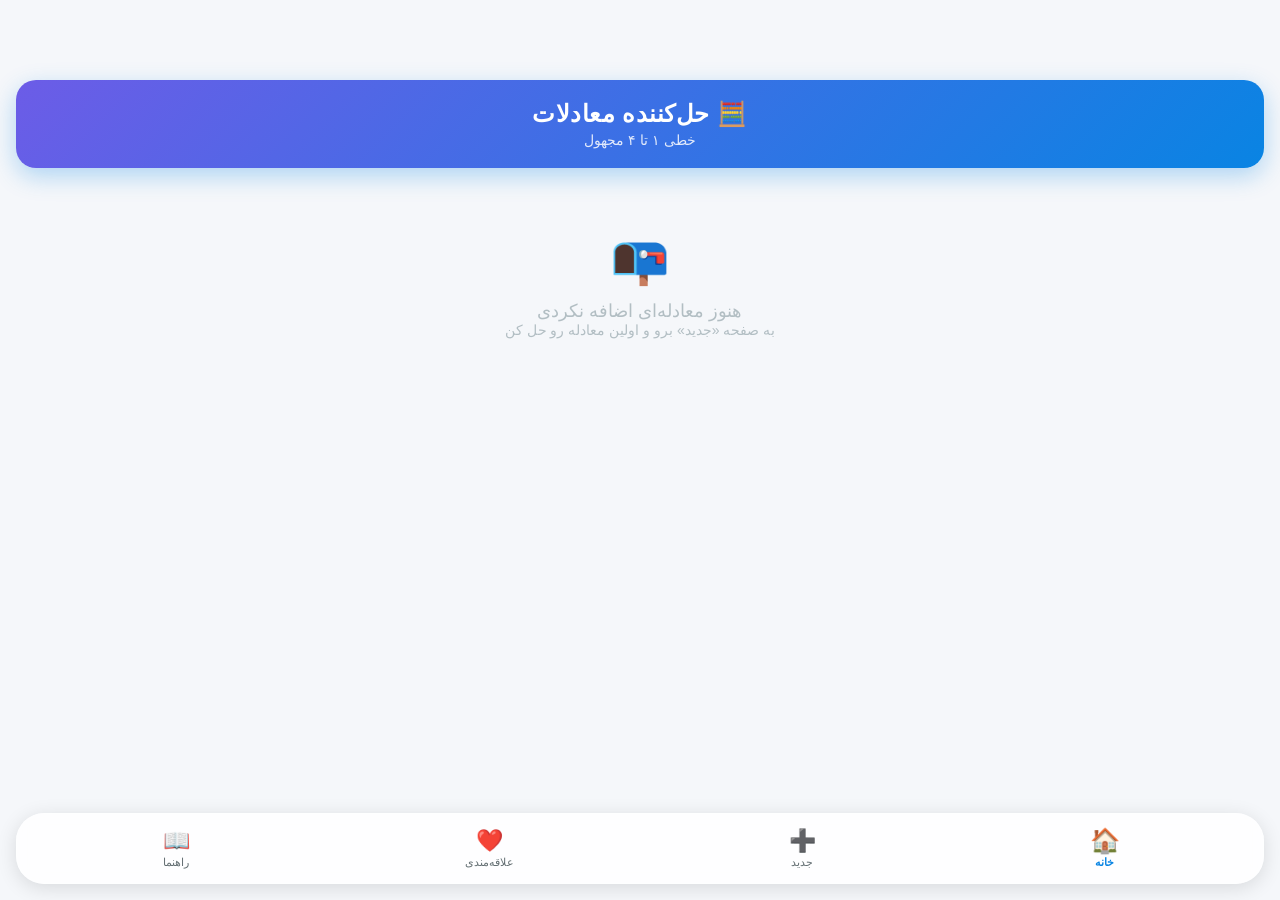
<file: index.html>
<!DOCTYPE html>
<html lang="fa" dir="rtl">
<head>
  <meta charset="UTF-8">
  <meta name="viewport" content="width=device-width, initial-scale=1.0">
  <title>خانه | حل‌کننده معادلات</title>
  <link rel="stylesheet" href="index.css">
  <!-- فونت وزیرمتن از CDN -->
  <link href="https://cdn.fontcdn.ir/font/vazir/Vazir.css" rel="stylesheet">
</head>
<body>

  <!-- هدر -->
  <header class="app-header">
    <h1>🧮 حل‌کننده معادلات</h1>
    <p>خطی ۱ تا ۴ مجهول</p>
  </header>

  <!-- محتوای اصلی -->
  <main class="main-content" id="mainContent">
    <!-- کارت‌های معادلات توسط js ساخته می‌شوند -->
  </main>

  <!-- منوی پایین (نوار ناوبری) -->
  <nav class="bottom-nav">
    <a href="index.html" class="nav-item active">
      <span class="nav-icon">🏠</span>
      <span class="nav-label">خانه</span>
    </a>
    <a href="add.html" class="nav-item">
      <span class="nav-icon">➕</span>
      <span class="nav-label">جدید</span>
    </a>
    <a href="favert.html" class="nav-item">
      <span class="nav-icon">❤️</span>
      <span class="nav-label">علاقه‌مندی</span>
    </a>
    <a href="gaid.html" class="nav-item">
      <span class="nav-icon">📖</span>
      <span class="nav-label">راهنما</span>
    </a>
  </nav>

  <!-- مودال تأیید حذف -->
  <div id="modalOverlay" class="modal-overlay" style="display:none;">
    <div class="modal-box">
      <p id="modalMessage">آیا مطمئن هستید؟</p>
      <div class="modal-actions">
        <button id="modalConfirm" class="btn btn-danger">بله، حذف شود</button>
        <button id="modalCancel" class="btn btn-secondary">انصراف</button>
      </div>
    </div>
  </div>

  <script src="index.js"></script>
</body>
    </html>
</file>
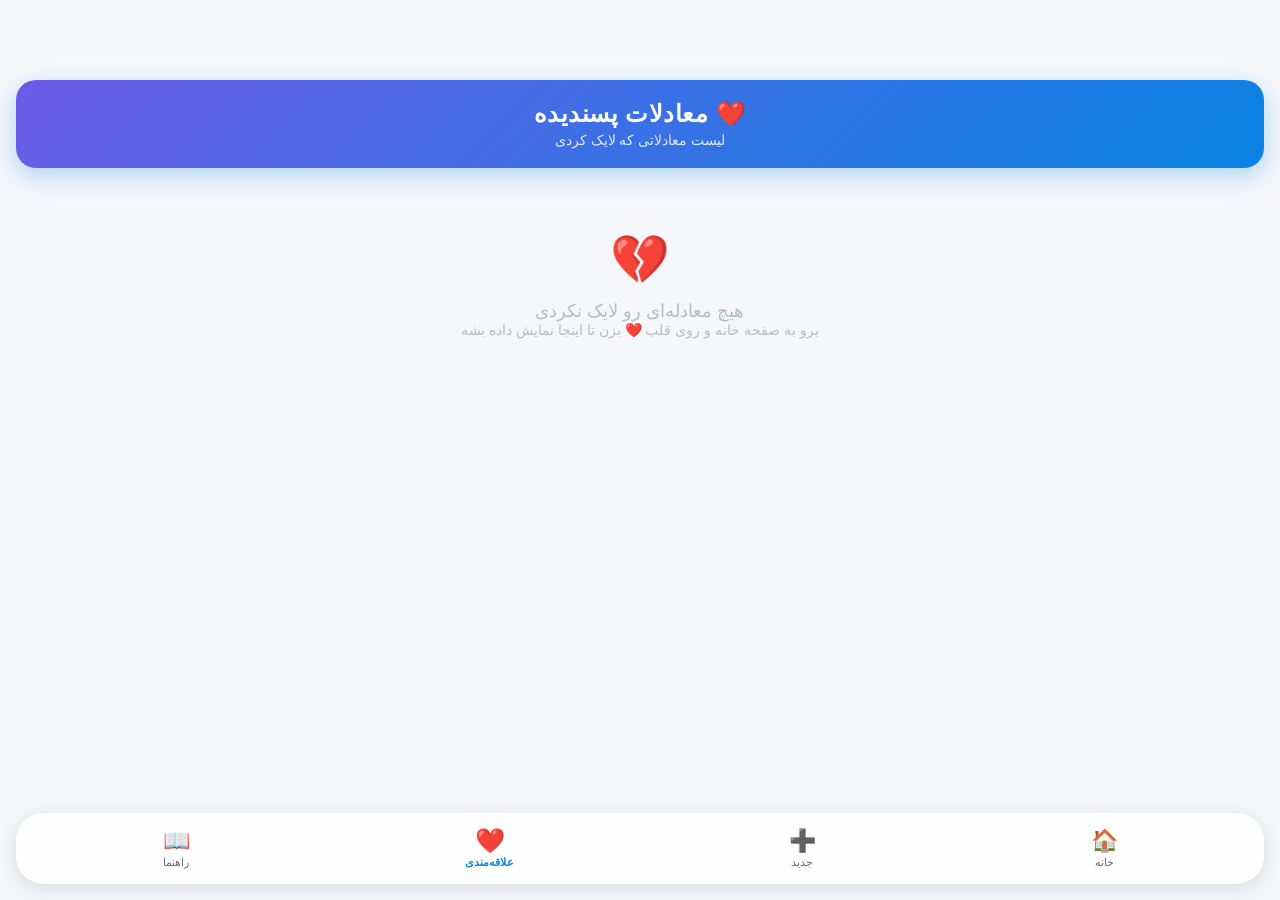
<file: favert.html>
<!DOCTYPE html>
<html lang="fa" dir="rtl">
<head>
  <meta charset="UTF-8">
  <meta name="viewport" content="width=device-width, initial-scale=1.0">
  <title>علاقه‌مندی‌ها</title>
  <link rel="stylesheet" href="index.css">
  <link href="https://cdn.fontcdn.ir/font/vazir/Vazir.css" rel="stylesheet">
</head>
<body>

  <header class="app-header">
    <h1>❤️ معادلات پسندیده</h1>
    <p>لیست معادلاتی که لایک کردی</p>
  </header>

  <main class="main-content" id="favContainer">
    <!-- توسط js پر می‌شود -->
  </main>

  <nav class="bottom-nav">
    <a href="index.html" class="nav-item">
      <span class="nav-icon">🏠</span>
      <span class="nav-label">خانه</span>
    </a>
    <a href="add.html" class="nav-item">
      <span class="nav-icon">➕</span>
      <span class="nav-label">جدید</span>
    </a>
    <a href="favert.html" class="nav-item active">
      <span class="nav-icon">❤️</span>
      <span class="nav-label">علاقه‌مندی</span>
    </a>
    <a href="gaid.html" class="nav-item">
      <span class="nav-icon">📖</span>
      <span class="nav-label">راهنما</span>
    </a>
  </nav>

  <script src="js3.js"></script>
</body>
</html>
</file>
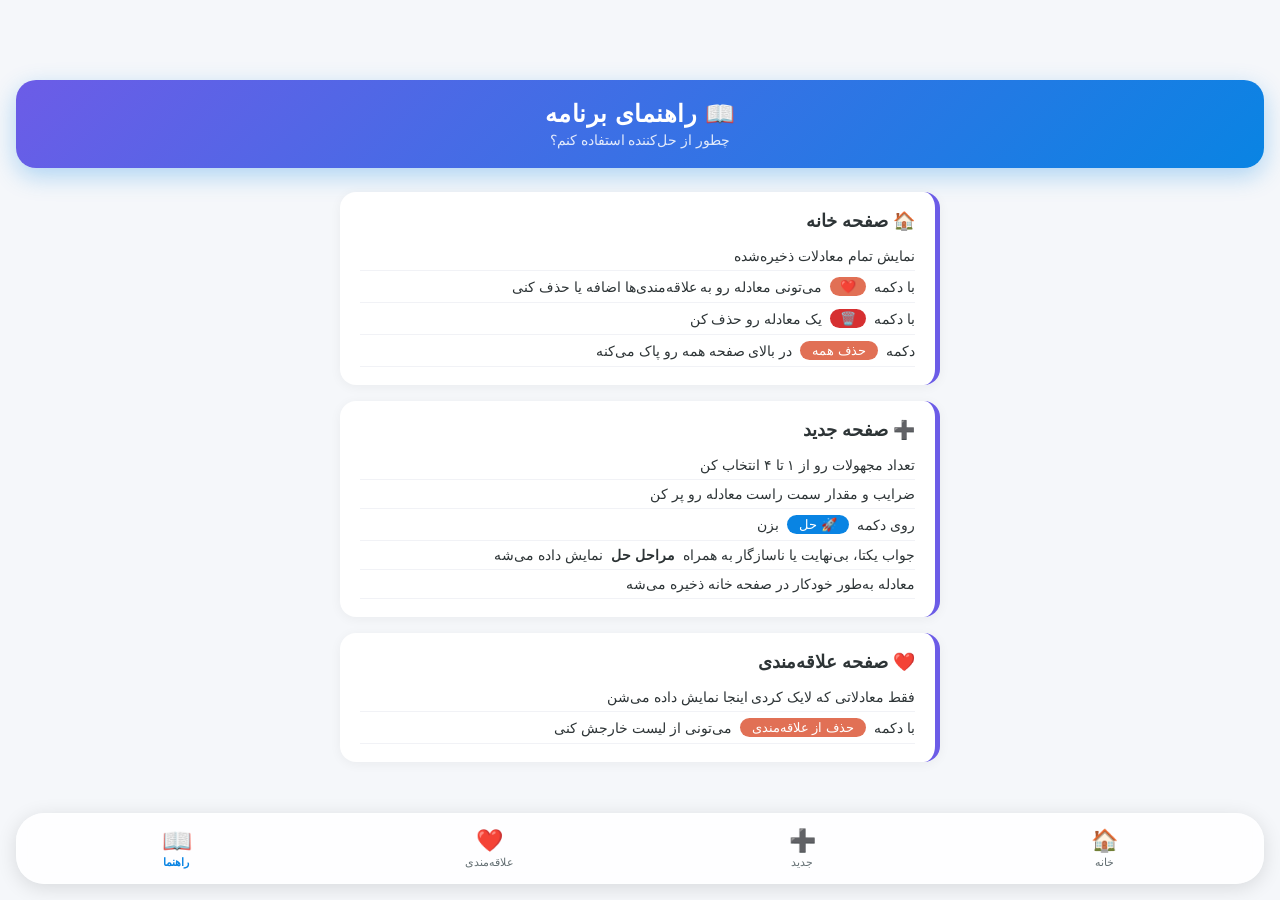
<file: gaid.html>
<!DOCTYPE html>
<html lang="fa" dir="rtl">
<head>
  <meta charset="UTF-8">
  <meta name="viewport" content="width=device-width, initial-scale=1.0">
  <title>راهنما</title>
  <link rel="stylesheet" href="index.css">
  <link href="https://cdn.fontcdn.ir/font/vazir/Vazir.css" rel="stylesheet">
</head>
<body>

  <header class="app-header">
    <h1>📖 راهنمای برنامه</h1>
    <p>چطور از حل‌کننده استفاده کنم؟</p>
  </header>

  <main class="main-content">
    <div class="guide-card">
      <h2>🏠 صفحه خانه</h2>
      <ul>
        <li>نمایش تمام معادلات ذخیره‌شده</li>
        <li>با دکمه <span class="badge-like">❤️</span> می‌تونی معادله رو به علاقه‌مندی‌ها اضافه یا حذف کنی</li>
        <li>با دکمه <span class="badge-delete">🗑️</span> یک معادله رو حذف کن</li>
        <li>دکمه <span class="badge-danger">حذف همه</span> در بالای صفحه همه رو پاک می‌کنه</li>
      </ul>
    </div>

    <div class="guide-card">
      <h2>➕ صفحه جدید</h2>
      <ul>
        <li>تعداد مجهولات رو از ۱ تا ۴ انتخاب کن</li>
        <li>ضرایب و مقدار سمت راست معادله رو پر کن</li>
        <li>روی دکمه <span class="badge-primary">🚀 حل</span> بزن</li>
        <li>جواب یکتا، بی‌نهایت یا ناسازگار به همراه <strong>مراحل حل</strong> نمایش داده می‌شه</li>
        <li>معادله به‌طور خودکار در صفحه خانه ذخیره می‌شه</li>
      </ul>
    </div>

    <div class="guide-card">
      <h2>❤️ صفحه علاقه‌مندی</h2>
      <ul>
        <li>فقط معادلاتی که لایک کردی اینجا نمایش داده می‌شن</li>
        <li>با دکمه <span class="badge-danger">حذف از علاقه‌مندی</span> می‌تونی از لیست خارجش کنی</li>
      </ul>
    </div>
  </main>

  <nav class="bottom-nav">
    <a href="index.html" class="nav-item">
      <span class="nav-icon">🏠</span>
      <span class="nav-label">خانه</span>
    </a>
    <a href="add.html" class="nav-item">
      <span class="nav-icon">➕</span>
      <span class="nav-label">جدید</span>
    </a>
    <a href="favert.html" class="nav-item">
      <span class="nav-icon">❤️</span>
      <span class="nav-label">علاقه‌مندی</span>
    </a>
    <a href="gaid.html" class="nav-item active">
      <span class="nav-icon">📖</span>
      <span class="nav-label">راهنما</span>
    </a>
  </nav>

</body>
</html>
</file>
<file: index.css>
/* ===== RESET & BASE ===== */
* {
  margin: 0;
  padding: 0;
  box-sizing: border-box;
}

body {
  font-family: 'Vazir', Tahoma, sans-serif;
  background: #f5f7fa;
  color: #2d3436;
  padding: 80px 16px 90px;
  min-height: 100vh;
  direction: rtl;
}

/* ===== HEADER ===== */
.app-header {
  text-align: center;
  background: linear-gradient(135deg, #6c5ce7, #0984e3);
  color: #fff;
  padding: 20px 16px;
  border-radius: 20px;
  margin-bottom: 24px;
  box-shadow: 0 8px 24px rgba(9, 132, 227, 0.3);
}

.app-header h1 {
  font-size: 24px;
  font-weight: 700;
  letter-spacing: 0.5px;
}

.app-header p {
  font-size: 14px;
  opacity: 0.85;
  margin-top: 4px;
}

/* ===== MAIN CONTENT ===== */
.main-content {
  max-width: 600px;
  margin: 0 auto;
}

/* ===== BOTTOM NAVIGATION ===== */
.bottom-nav {
  position: fixed;
  bottom: 16px;
  left: 16px;
  right: 16px;
  background: rgba(255, 255, 255, 0.85);
  backdrop-filter: blur(12px);
  -webkit-backdrop-filter: blur(12px);
  display: flex;
  justify-content: space-around;
  align-items: center;
  padding: 10px 8px;
  border-radius: 28px;
  box-shadow: 0 4px 20px rgba(0, 0, 0, 0.12);
  z-index: 1000;
  border: 1px solid rgba(255, 255, 255, 0.3);
}

.nav-item {
  display: flex;
  flex-direction: column;
  align-items: center;
  text-decoration: none;
  color: #636e72;
  font-size: 11px;
  transition: all 0.2s;
  padding: 4px 12px;
  border-radius: 16px;
}

.nav-item .nav-icon {
  font-size: 22px;
  margin-bottom: 2px;
}

.nav-item.active {
  color: #0984e3;
  font-weight: 700;
}

.nav-item.active .nav-icon {
  transform: scale(1.1);
}

/* ===== کارت معادله در صفحه خانه ===== */
.equation-card {
  background: #fff;
  border-radius: 16px;
  padding: 16px 18px;
  margin-bottom: 14px;
  box-shadow: 0 2px 12px rgba(0, 0, 0, 0.06);
  border-right: 5px solid #0984e3;
  transition: all 0.2s;
  display: flex;
  flex-direction: column;
  gap: 8px;
}

.equation-card .eq-title {
  font-size: 16px;
  font-weight: 600;
  color: #2d3436;
}

.equation-card .eq-text {
  font-size: 15px;
  color: #2d3436;
  background: #f8f9fa;
  padding: 8px 12px;
  border-radius: 10px;
  direction: ltr;
  text-align: left;
  font-family: 'Courier New', monospace;
  overflow-x: auto;
  white-space: nowrap;
}

.equation-card .eq-actions {
  display: flex;
  gap: 10px;
  justify-content: flex-end;
}

.equation-card .eq-index {
  font-size: 12px;
  color: #b2bec3;
  font-weight: 600;
}

/* ===== دکمه‌ها ===== */
.btn {
  display: inline-flex;
  align-items: center;
  justify-content: center;
  gap: 6px;
  padding: 8px 16px;
  border: none;
  border-radius: 30px;
  font-family: 'Vazir', Tahoma, sans-serif;
  font-size: 14px;
  font-weight: 500;
  cursor: pointer;
  transition: all 0.2s;
  text-decoration: none;
  background: #dfe6e9;
  color: #2d3436;
}

.btn-primary {
  background: #0984e3;
  color: #fff;
  box-shadow: 0 4px 12px rgba(9, 132, 227, 0.3);
}
.btn-primary:hover { background: #0873c7; transform: translateY(-2px); }

.btn-success {
  background: #00b894;
  color: #fff;
  box-shadow: 0 4px 12px rgba(0, 184, 148, 0.3);
}
.btn-success:hover { background: #00a381; transform: translateY(-2px); }

.btn-danger {
  background: #e17055;
  color: #fff;
  box-shadow: 0 4px 12px rgba(225, 112, 85, 0.3);
}
.btn-danger:hover { background: #d63031; transform: translateY(-2px); }

.btn-secondary {
  background: #b2bec3;
  color: #2d3436;
}
.btn-secondary:hover { background: #a0aab0; }

.btn-block {
  width: 100%;
  padding: 14px;
  font-size: 16px;
}

.btn-like {
  background: transparent;
  font-size: 22px;
  padding: 4px 8px;
  transition: transform 0.2s;
}
.btn-like:hover { transform: scale(1.2); }

.btn-delete {
  background: transparent;
  color: #e17055;
  font-size: 18px;
  padding: 4px 8px;
}
.btn-delete:hover { background: #fceae8; border-radius: 30px; }

/* ===== صفحه افزودن (solver) ===== */
.solver-card {
  background: #fff;
  border-radius: 24px;
  padding: 24px 20px;
  box-shadow: 0 4px 20px rgba(0, 0, 0, 0.06);
}

.selector-row {
  display: flex;
  align-items: center;
  gap: 12px;
  margin-bottom: 20px;
  flex-wrap: wrap;
}

.selector-row label {
  font-weight: 600;
  font-size: 15px;
}

.select-box {
  padding: 8px 16px;
  border-radius: 30px;
  border: 2px solid #dfe6e9;
  font-family: 'Vazir', Tahoma, sans-serif;
  font-size: 14px;
  background: #fff;
  outline: none;
  transition: border 0.2s;
}
.select-box:focus { border-color: #0984e3; }

.solver-container {
  background: #f8f9fa;
  border-radius: 16px;
  padding: 16px;
  margin-bottom: 20px;
  min-height: 120px;
}

.equation-row {
  display: flex;
  flex-wrap: wrap;
  align-items: center;
  justify-content: center;
  gap: 6px 4px;
  background: #fff;
  padding: 10px 12px;
  border-radius: 12px;
  margin-bottom: 10px;
  box-shadow: 0 1px 6px rgba(0,0,0,0.04);
  direction: ltr;
}

.equation-row input {
  width: 52px;
  padding: 6px 4px;
  border: 2px solid #dfe6e9;
  border-radius: 8px;
  text-align: center;
  font-size: 15px;
  font-family: 'Courier New', monospace;
  transition: border 0.2s;
}
.equation-row input:focus {
  border-color: #0984e3;
  outline: none;
}

.equation-row .var-label {
  font-weight: 700;
  font-size: 15px;
  color: #2d3436;
  margin: 0 2px;
}

.equation-row .op {
  font-weight: 700;
  color: #636e72;
  margin: 0 2px;
}

.eq-sign {
  font-weight: 700;
  font-size: 18px;
  margin: 0 6px;
  color: #2d3436;
}

/* ===== جواب و مراحل ===== */
.result-box {
  margin-top: 16px;
  padding: 16px;
  border-radius: 16px;
  background: #e8f4fd;
  border-right: 5px solid #0984e3;
  font-weight: 600;
  font-size: 16px;
  text-align: center;
  display: none;
  direction: ltr;
}

.steps-box {
  margin-top: 16px;
  padding: 16px;
  border-radius: 16px;
  background: #f0f0f0;
  border-right: 5px solid #00b894;
  font-size: 14px;
  display: none;
  direction: ltr;
  max-height: 300px;
  overflow-y: auto;
  font-family: 'Courier New', monospace;
  white-space: pre-wrap;
  line-height: 1.8;
}

/* ===== مودال ===== */
.modal-overlay {
  position: fixed;
  top: 0; left: 0; width: 100%; height: 100%;
  background: rgba(0, 0, 0, 0.5);
  backdrop-filter: blur(4px);
  display: none;
  justify-content: center;
  align-items: center;
  z-index: 2000;
}

.modal-box {
  background: #fff;
  padding: 28px 24px;
  border-radius: 24px;
  max-width: 340px;
  width: 90%;
  text-align: center;
  box-shadow: 0 20px 60px rgba(0,0,0,0.3);
}

.modal-box p {
  font-size: 16px;
  margin-bottom: 20px;
  color: #2d3436;
}

.modal-actions {
  display: flex;
  gap: 12px;
  justify-content: center;
}

/* ===== راهنما ===== */
.guide-card {
  background: #fff;
  border-radius: 16px;
  padding: 18px 20px;
  margin-bottom: 16px;
  box-shadow: 0 2px 12px rgba(0,0,0,0.05);
  border-right: 5px solid #6c5ce7;
}

.guide-card h2 {
  font-size: 18px;
  margin-bottom: 10px;
  color: #2d3436;
}

.guide-card ul {
  list-style: none;
  padding-right: 0;
}
.guide-card ul li {
  padding: 6px 0;
  border-bottom: 1px solid #f1f2f6;
  font-size: 14px;
  display: flex;
  align-items: center;
  gap: 8px;
}

.badge-like { background: #e17055; color: #fff; padding: 2px 10px; border-radius: 30px; font-size: 13px; }
.badge-delete { background: #d63031; color: #fff; padding: 2px 10px; border-radius: 30px; font-size: 13px; }
.badge-danger { background: #e17055; color: #fff; padding: 2px 12px; border-radius: 30px; font-size: 13px; }
.badge-primary { background: #0984e3; color: #fff; padding: 2px 12px; border-radius: 30px; font-size: 13px; }

/* ===== حالت خالی ===== */
.empty-state {
  text-align: center;
  padding: 40px 20px;
  color: #b2bec3;
  font-size: 18px;
}

.empty-state .icon {
  font-size: 48px;
  display: block;
  margin-bottom: 12px;
}

/* ===== ریسپانسیو ===== */
@media (max-width: 480px) {
  .equation-row input { width: 44px; font-size: 13px; }
  .equation-row { padding: 8px 6px; gap: 3px; }
  .app-header h1 { font-size: 20px; }
  .nav-item .nav-icon { font-size: 20px; }
  }
</file>
